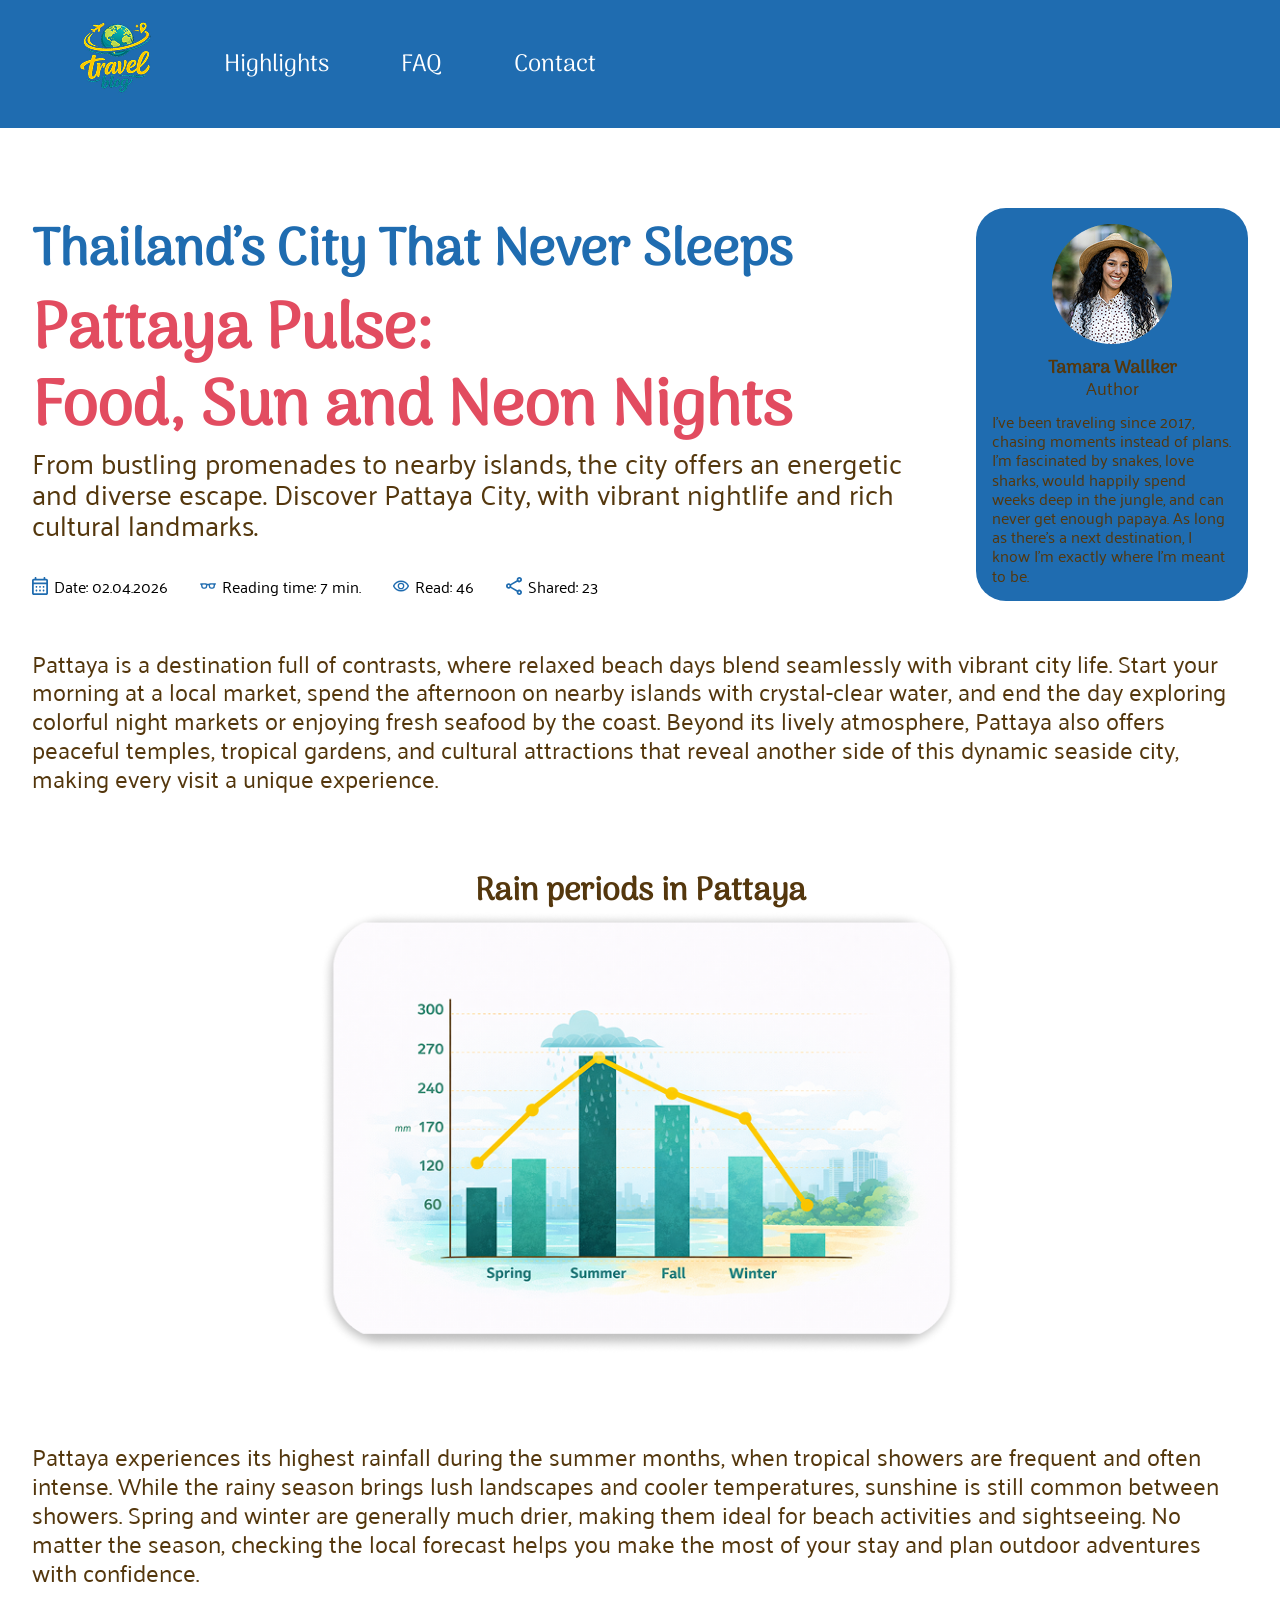
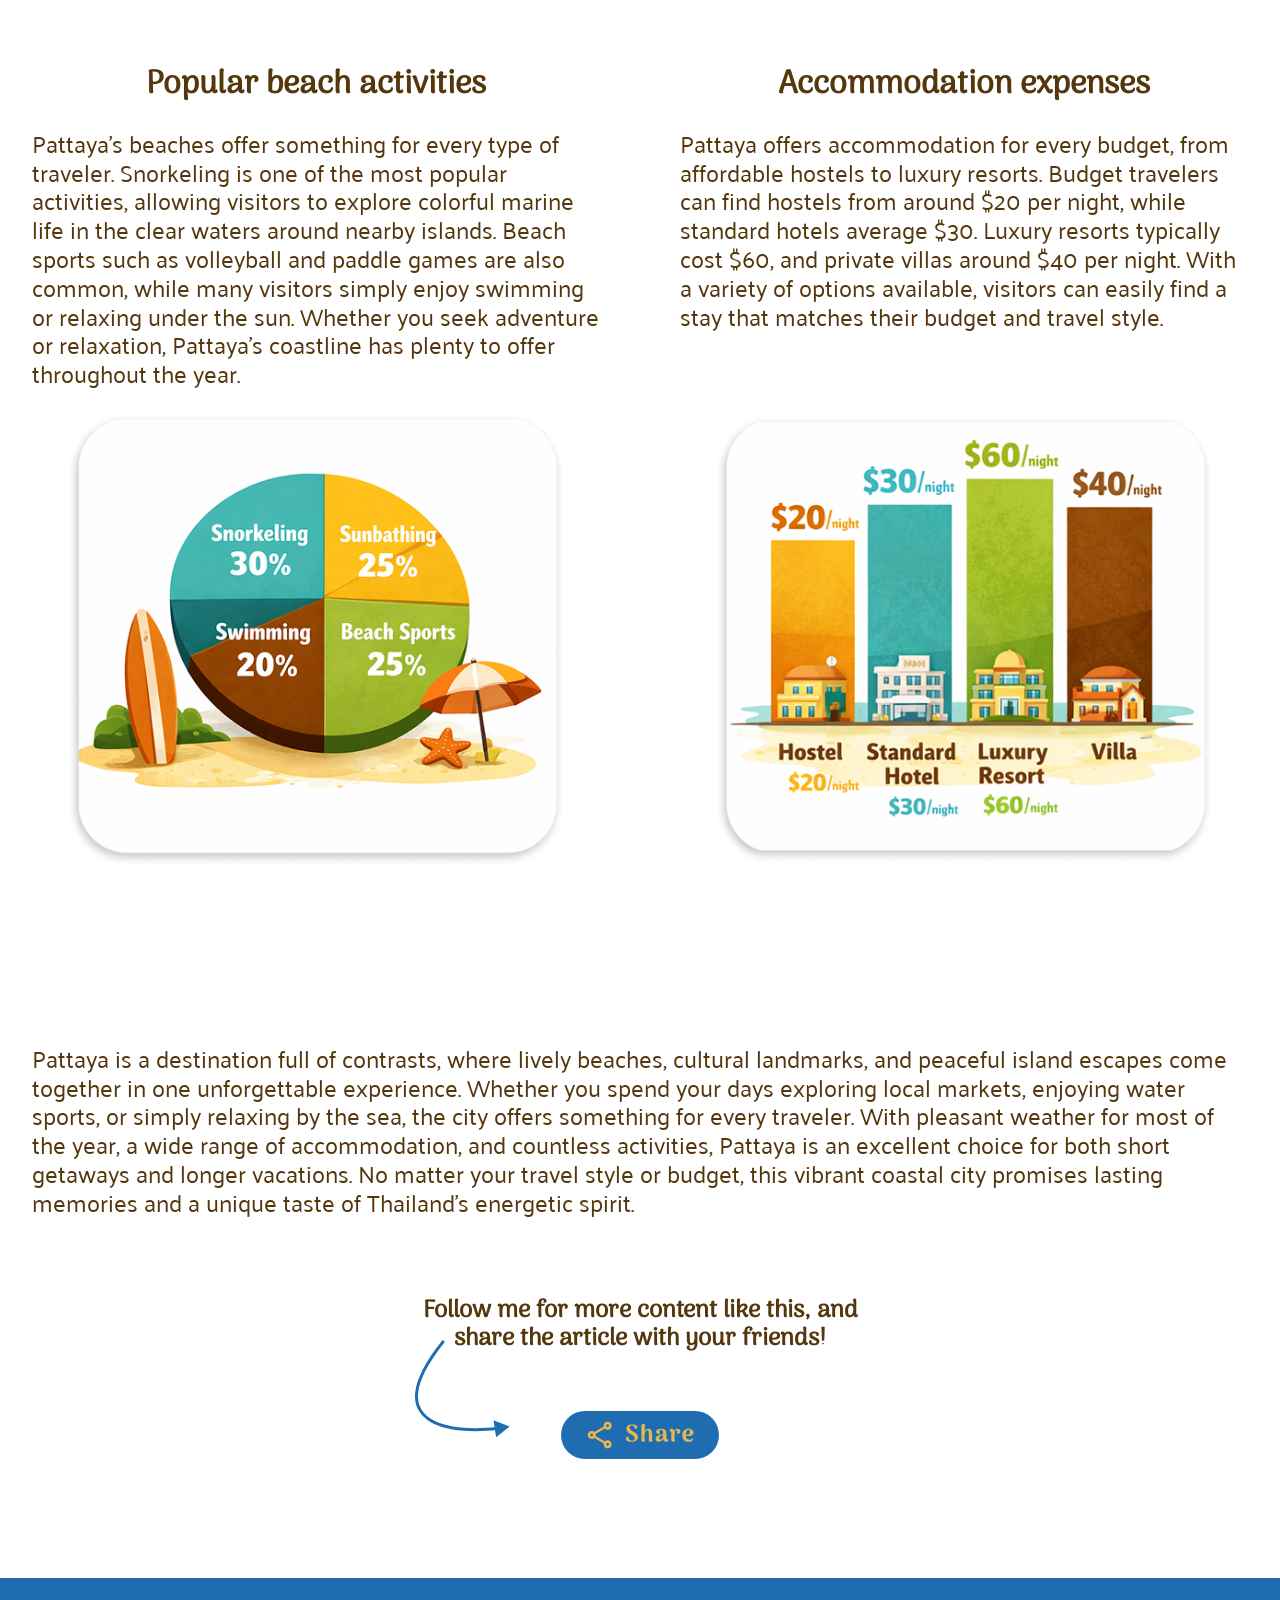
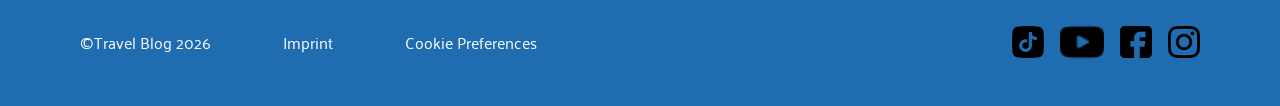
<file: Graph/graph.html>
<!DOCTYPE html>
<html lang="en">

<head>
    <meta charset="UTF-8">
    <meta name="viewport" content="width=device-width, initial-scale=1.0">
    <title>Graph</title>

    <link rel="stylesheet" href="./graph.css">
    <link rel="stylesheet" href="../style.css">


</head>

<body>
    <header class="header">
        <div class="header-content">
            <a href="../index.html">
                <img src="../img/logo.png" alt="logo" class="header-logo">
            </a>
            <nav>
                <ul>
                    <li><a href="../index.html">
                        <img src="../img/Home.svg" alt="home-icon" class="header-home-button">
                        </a></li>
                    <li><a href="#slider-link">
                        <img src="../img/landing-page_rocket.svg" alt="rocket_icon">
                        <span>Highlights</span>
                        </a></li>
                    <li><a href="#FAQ-link">
                        <img src="../img/live_help.svg" alt="FAQ-img">
                        <span>FAQ</span>
                    </a></li>
                    <li><a href="#contact-link">
                        <img src="../img/person_pin.svg" alt="contact-img">
                        <span>Contact</span>
                    </a></li>
                </ul>
            </nav>
        </div>
    </header>

    <main>
        <section class="intro-section">
            <div class="intro-top">
                <div class="intro-left">
                    <h2>Thailand’s City That Never Sleeps</h2>
                    <h1>Pattaya Pulse: <br> Food, Sun and Neon Nights</h1>
                    <p>From bustling promenades to nearby islands, the city offers an energetic and diverse escape.
                        Discover
                        Pattaya City, with vibrant nightlife and rich cultural landmarks.</p>
                    <div class="intro-icons">
                        <div class="intro-icons-item">
                            <img src="../img/icon_calender.svg" alt="calender_icon">
                            <span>Date: 02.04.2026</span>
                        </div>
                        <div class="intro-icons-item">
                            <img src="../img/eyeglasses_2.svg" alt="glasses_icon">
                            <span>Reading time: 7 min.</span>
                        </div>
                        <div class="intro-icons-item">
                            <img src="../img/visibility.svg" alt="eye_icon">
                            <span>Read: 46</span>
                        </div>
                        <div class="intro-icons-item">
                            <img src="../img/share.svg" alt="share_icon">
                            <span>Shared: 23</span>
                        </div>
                    </div>
                </div>
                <div class="intro-right">
                    <img src="../img/picture_author.png" alt="picture_author">
                    <div class="author">
                        <p class="author-name">Tamara Wallker</p>
                        <p class="author-role">Author</p>
                    </div>
                    <p class="author-text">I’ve been traveling since 2017, chasing moments instead of plans. I’m
                        fascinated by snakes, love sharks, would happily spend weeks deep in the jungle, and can never
                        get enough papaya. As long as there’s a next destination, I know I’m exactly where I’m meant to
                        be.</p>
                </div>
            </div>
            <div class="intro-bottom">
                <p>Pattaya is a destination full of contrasts, where relaxed beach days blend seamlessly with vibrant
                    city life. Start your morning at a local market, spend the afternoon on nearby islands with
                    crystal-clear water, and end the day exploring colorful night markets or enjoying fresh seafood by
                    the coast. Beyond its lively atmosphere, Pattaya also offers peaceful temples, tropical gardens, and
                    cultural attractions that reveal another side of this dynamic seaside city, making every visit a
                    unique experience.
                </p>
            </div>

        </section>
        <section class="weather-section">
            <h3>Rain periods in Pattaya</h3>
            <img src="../img/graph_ Rain periods.png" alt="graph_rain_periods">
            <p>Pattaya experiences its highest rainfall during the summer months, when tropical showers are frequent and
                often intense. While the rainy season brings lush landscapes and cooler temperatures, sunshine is still
                common between showers. Spring and winter are generally much drier, making them ideal for beach
                activities and sightseeing. No matter the season, checking the local forecast helps you make the most of
                your stay and plan outdoor adventures with confidence. </p>
        </section>

        <section class="informations-section">
            <div class="informations-section-top">
                <div class="informations-section-left">
                    <h3>Popular beach activities</h3>
                    <p>Pattaya’s beaches offer something for every type of traveler. Snorkeling is one of the most
                        popular activities, allowing visitors to explore colorful marine life in the clear waters around
                        nearby islands. Beach sports such as volleyball and paddle games are also common, while many
                        visitors simply enjoy swimming or relaxing under the sun. Whether you seek adventure or
                        relaxation, Pattaya’s coastline has plenty to offer throughout the year.</p>
                    <img src="../img/graph-pie-chart.png" alt="pie_chart">
                </div>
                <div class="informations-section-right">
                    <h3>Accommodation expenses</h3>
                    <p>Pattaya offers accommodation for every budget, from affordable hostels to luxury resorts. Budget
                        travelers can find hostels from around $20 per night, while standard hotels average $30. Luxury
                        resorts typically cost $60, and private villas around $40 per night. With a variety of options
                        available, visitors can easily find a stay that matches their budget and travel style.</p>
                    <img src="../img/Graph-bar-chart.png" alt="bar_chart">
                </div>
            </div>
            <div class="informations-section-bottom"></div>
            <p>
                Pattaya is a destination full of contrasts, where lively beaches, cultural landmarks, and peaceful
                island escapes come together in one unforgettable experience. Whether you spend your days exploring
                local markets, enjoying water sports, or simply relaxing by the sea, the city offers something for every
                traveler. With pleasant weather for most of the year, a wide range of accommodation, and countless
                activities, Pattaya is an excellent choice for both short getaways and longer vacations. No matter your
                travel style or budget, this vibrant coastal city promises lasting memories and a unique taste of
                Thailand’s energetic spirit.
            </p>

        </section>
        <section class="share-section">
            <p>Follow me for more content like this, and share the article with your friends!</p>
            <div class="share-button-area">
                <img class="share-arrow" src="../img/arrow.svg" alt="arrow">
                <button><img class="share-button" src="../img/Share button.svg" alt="share_button"></button>
            </div>

        </section>
    </main>

    <footer>
        <nav>
            <ul>
                <li>©Travel Blog 2026</li>
                <li><a href="">Imprint</a></li>
                <li><a href="">Cookie Preferences</a></li>
            </ul>
        </nav>

        <div class="socials">
            <img src="../img/tiktok2.png" alt="Tiktok-Logo" class="social-icon">
            <img class="yt-logo social-icon" src="../img/youtube.png" alt="YouTube-Logo">
            <img src="../img/facebook.png" alt="Facebook-Logo" class="social-icon">
            <img src="../img/Instagram.png" alt="Instagram-Logo" class="social-icon">
        </div>

    </footer>
</body>

</html>
</file>
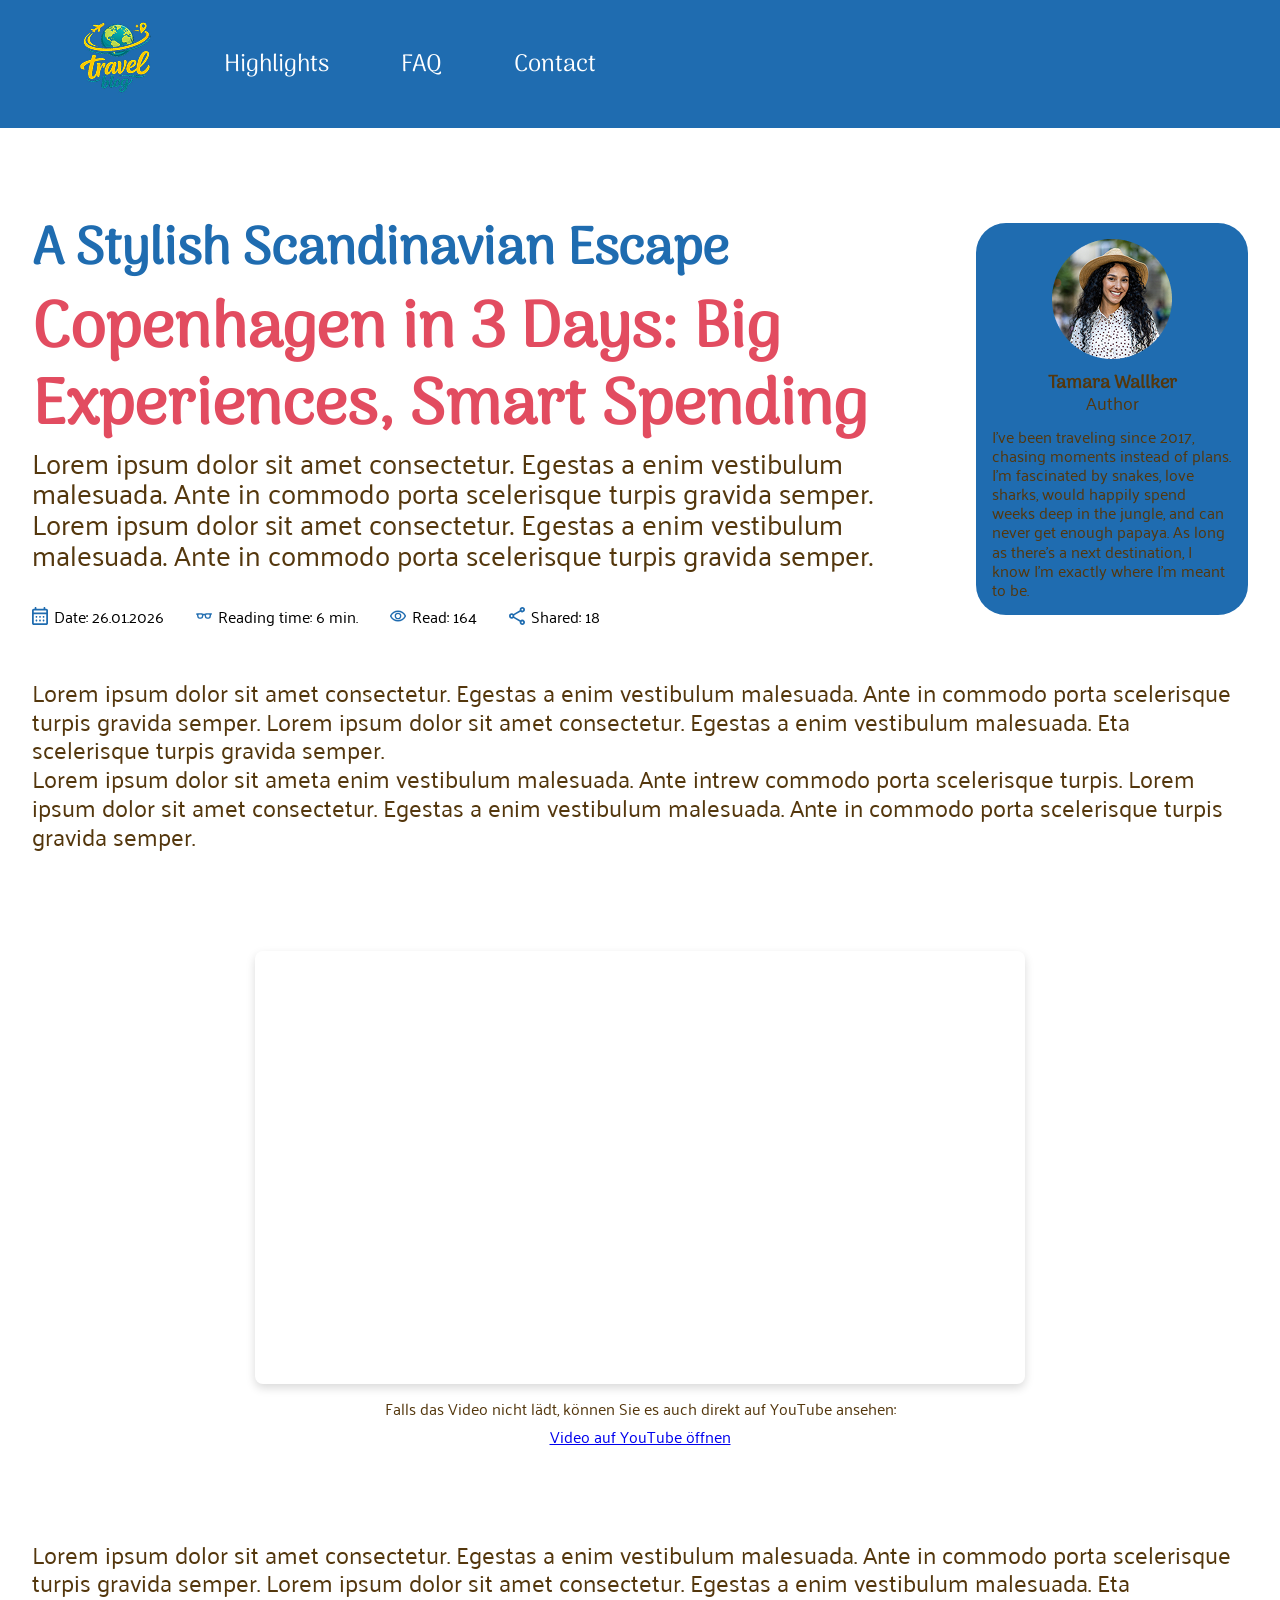
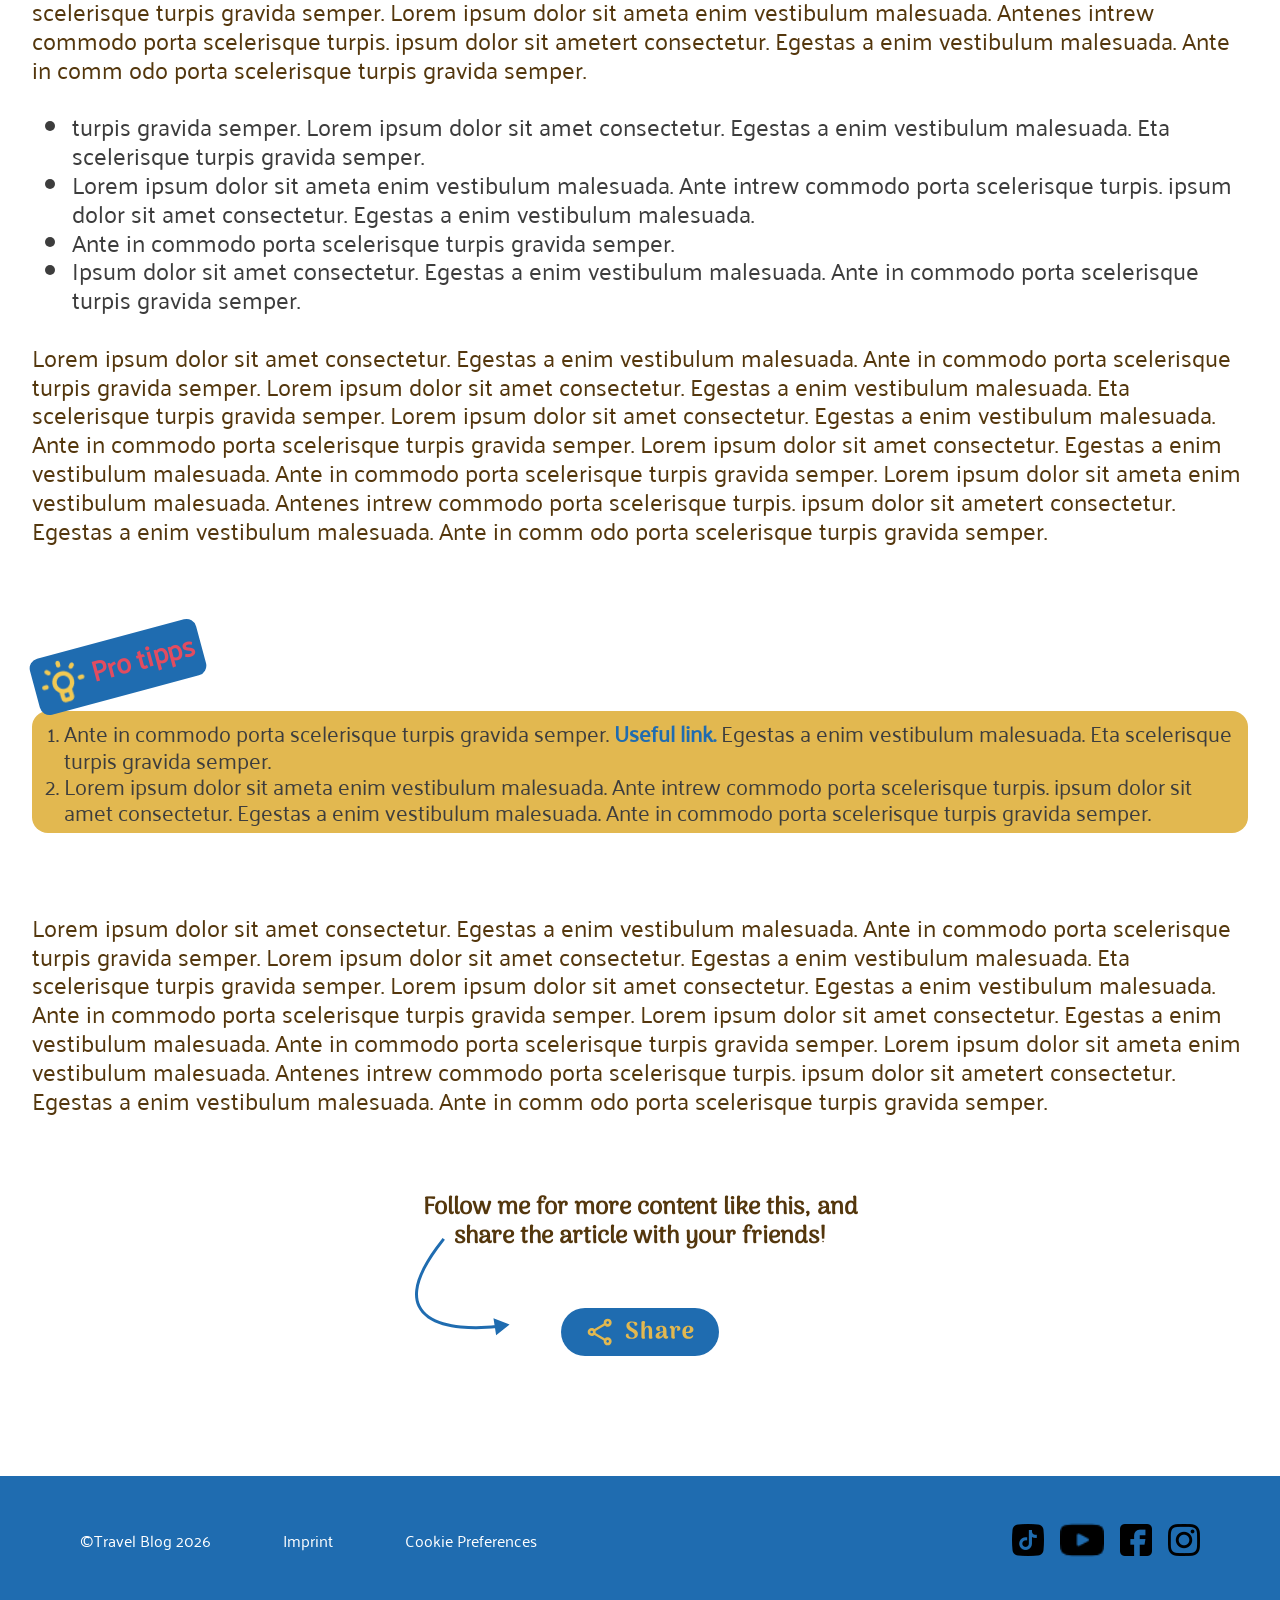
<file: Video/video.html>
<!DOCTYPE html>
<html lang="en">

<head>
    <meta charset="UTF-8">
    <meta name="viewport" content="width=device-width, initial-scale=1.0">
    <title>Video</title>
    <link rel="stylesheet" href="./video.css">
    <link rel="stylesheet" href="../style.css">
</head>

<body>
    <header class="header">
        <div class="header-content">
            <a href="../index.html">
                <img src="../img/logo.png" alt="logo" class="header-logo">
            </a>
            <nav>
                <ul>
                    <li><a href="../index.html">
                        <img src="../img/Home.svg" alt="home-icon" class="header-home-button">
                        </a></li>
                    <li><a href="#slider-link">
                        <img src="../img/landing-page_rocket.svg" alt="rocket_icon">
                        <span>Highlights</span>
                        </a></li>
                    <li><a href="#FAQ-link">
                        <img src="../img/live_help.svg" alt="FAQ-img">
                        <span>FAQ</span>
                    </a></li>
                    <li><a href="#contact-link">
                        <img src="../img/person_pin.svg" alt="contact-img">
                        <span>Contact</span>
                    </a></li>
                </ul>
            </nav>
        </div>
    </header>

    <main>
        <section class="intro-section">
            <div class="intro-top">
                <div class="intro-left">
                    <h2>A Stylish Scandinavian Escape</h2>
                    <h1>Copenhagen in 3 Days: Big Experiences, Smart Spending</h1>
                    <p>Lorem ipsum dolor sit amet consectetur.
                        Egestas a enim vestibulum malesuada.
                        Ante in commodo porta scelerisque turpis gravida semper.
                        Lorem ipsum dolor sit amet consectetur.
                        Egestas a enim vestibulum malesuada.
                        Ante in commodo porta scelerisque turpis gravida semper. </p>
                    <div class="intro-icons">
                        <div class="intro-icons-item">
                            <img src="../img/icon_calender.svg" alt="calender_icon">
                            <span>Date: 26.01.2026</span>
                        </div>
                        <div class="intro-icons-item">
                            <img src="../img/eyeglasses_2.svg" alt="glasses_icon">
                            <span>Reading time: 6 min.</span>
                        </div>
                        <div class="intro-icons-item">
                            <img src="../img/visibility.svg" alt="eye_icon">
                            <span>Read: 164</span>
                        </div>
                        <div class="intro-icons-item">
                            <img src="../img/share.svg" alt="share_icon">
                            <span>Shared: 18</span>
                        </div>
                    </div>
                </div>
                <div class="intro-right">
                    <img src="../img/picture_author.png" alt="picture_author">
                    <div class="author">
                        <p class="author-name">Tamara Wallker</p>
                        <p class="author-role">Author</p>
                    </div>
                    <p class="author-text">I’ve been traveling since 2017, chasing moments instead of plans. I’m
                        fascinated by snakes, love sharks, would happily spend weeks deep in the jungle, and can never
                        get enough papaya. As long as there’s a next destination, I know I’m exactly where I’m meant to
                        be.</p>
                </div>
            </div>
            <div class="intro-bottom">
                <p> Lorem ipsum dolor sit amet consectetur. Egestas a enim vestibulum malesuada. Ante in commodo porta
                    scelerisque turpis gravida semper.
                    Lorem ipsum dolor sit amet consectetur. Egestas a enim vestibulum malesuada. Eta scelerisque turpis
                    gravida semper.
                    <br>
                    Lorem ipsum dolor sit ameta enim vestibulum malesuada. Ante intrew commodo porta scelerisque turpis.
                    Lorem ipsum dolor sit amet consectetur. Egestas a enim vestibulum malesuada. Ante in commodo porta
                    scelerisque turpis gravida semper.
                </p>
            </div>
        </section>

        <!-- 1. Bereich: Nur das Video (auf max. 800px begrenzt) -->
        <section class="video-container">
            <!-- WICHTIG: Klasse "responsive-video" hinzugefügt für das CSS-Styling -->
            <iframe class="responsive-video" src="https://www.youtube.com/embed/-i2x5jC_Nk4?si=j22cPwWmC11ouTXm"
                title="YouTube video player" frameborder="0"
                allow="accelerometer; autoplay; clipboard-write; encrypted-media; gyroscope; picture-in-picture; web-share"
                referrerpolicy="strict-origin-when-cross-origin" allowfullscreen></iframe>
        </section>

        <!-- 2. Bereich: Der Link direkt unter dem Video (zentriert) -->
        <section class="video-link-text">
            <p>Falls das Video nicht lädt, können Sie es auch direkt auf YouTube ansehen:</p>
            <a href="https://www.youtube.com/watch?v=-i2x5jC_Nk4" target="_blank" rel="noopener">Video auf YouTube
                öffnen</a>
        </section>

        <!-- 3. Bereich: Fließtext -->
        <section class="video-text">
            <p> Lorem ipsum dolor sit amet consectetur. Egestas a enim vestibulum malesuada. Ante in commodo porta
                scelerisque turpis gravida semper. Lorem ipsum dolor sit amet consectetur. Egestas a enim vestibulum
                malesuada. Eta scelerisque turpis gravida semper. Lorem ipsum dolor sit ameta enim vestibulum
                malesuada. Antenes intrew commodo porta scelerisque turpis. ipsum dolor sit ametert consectetur.
                Egestas a enim vestibulum malesuada. Ante in comm odo porta scelerisque turpis gravida semper. </p>
            <br>
            <ul>
                <li>turpis gravida semper. Lorem ipsum dolor sit amet consectetur. Egestas a enim vestibulum
                    malesuada. Eta scelerisque turpis gravida semper. </li>
                <li>Lorem ipsum dolor sit ameta enim vestibulum malesuada. Ante intrew commodo porta scelerisque
                    turpis. ipsum dolor sit amet consectetur. Egestas a enim vestibulum malesuada.</li>
                <li>Ante in commodo porta scelerisque turpis gravida semper.</li>
                <li>Ipsum dolor sit amet consectetur. Egestas a enim vestibulum malesuada. Ante in commodo porta
                    scelerisque turpis gravida semper. </li>
            </ul>
            <br>
            <p> Lorem ipsum dolor sit amet consectetur. Egestas a enim vestibulum malesuada. Ante in commodo porta
                scelerisque turpis gravida semper. Lorem ipsum dolor sit amet consectetur. Egestas a enim vestibulum
                malesuada. Eta scelerisque turpis gravida semper. Lorem ipsum dolor sit amet consectetur.
                Egestas a enim vestibulum malesuada. Ante in commodo porta scelerisque turpis gravida semper. Lorem
                ipsum dolor sit amet consectetur. Egestas a enim vestibulum malesuada. Ante in commodo porta scelerisque
                turpis gravida semper. Lorem ipsum dolor sit ameta enim vestibulum malesuada. Antenes intrew commodo
                porta scelerisque turpis. ipsum dolor sit ametert consectetur. Egestas a enim vestibulum malesuada. Ante
                in comm odo porta scelerisque turpis gravida semper. </p><br>
        </section>


        <section class="pro-tipps-section">
            <aside class="pro-tipp-frame">
                <img class="pro-tipps-section-lightbulb" src="../img/pro-tipp-lightbulb.png" alt="Lightbulb">
                Pro tipps
            </aside>

            <div class="pro-tipps-section-box">
                <p>
                <ol>
                    <li>Ante in commodo porta scelerisque turpis gravida semper. <a
                            class="pro-tipps-section-link">Useful link.</a> Egestas a enim vestibulum malesuada. Eta
                        scelerisque turpis gravida semper. </li>
                    <li>Lorem ipsum dolor sit ameta enim vestibulum malesuada. Ante intrew commodo porta scelerisque
                        turpis. ipsum dolor sit amet consectetur. Egestas a enim vestibulum malesuada. Ante in
                        commodo porta scelerisque turpis gravida semper. </li>
                </ol>
                </p>
            </div>
        </section>

        <section class="video-text">
            <p>
                Lorem ipsum dolor sit amet consectetur. Egestas a enim vestibulum malesuada. Ante in commodo porta
                scelerisque turpis gravida semper. Lorem ipsum dolor sit amet consectetur. Egestas a enim vestibulum
                malesuada. Eta scelerisque turpis gravida semper. Lorem ipsum dolor sit amet consectetur.
                Egestas a enim vestibulum malesuada. Ante in commodo porta scelerisque turpis gravida semper. Lorem
                ipsum dolor sit amet consectetur. Egestas a enim vestibulum malesuada. Ante in commodo porta
                scelerisque turpis gravida semper. Lorem ipsum dolor sit ameta enim vestibulum malesuada. Antenes
                intrew commodo porta scelerisque turpis. ipsum dolor sit ametert consectetur. Egestas a enim
                vestibulum malesuada. Ante in comm odo porta scelerisque turpis gravida semper.
            </p>
        </section>

        <section class="share-section">
            <p>Follow me for more content like this, and share the article with your friends!</p>
            <div class="share-button-area">
                <img class="share-arrow" src="../img/arrow.svg" alt="arrow">
                <button><img class="share-button" src="../img/Share button.svg" alt="share_button"></button>
            </div>

        </section>

    </main>


    <footer>
        <nav>
            <ul>
                <li>©Travel Blog 2026</li>
                <li><a href="">Imprint</a></li>
                <li><a href="">Cookie Preferences</a></li>
            </ul>
        </nav>

        <div class="socials">
            <img src="../img/tiktok2.png" alt="Tiktok-Logo" class="social-icon">
            <img class="yt-logo social-icon" src="../img/youtube.png" alt="YouTube-Logo">
            <img src="../img/facebook.png" alt="Facebook-Logo" class="social-icon">
            <img src="../img/Instagram.png" alt="Instagram-Logo" class="social-icon">
        </div>

    </footer>

</body>

</html>
</file>
<file: Graph/graph.css>
/**General**/
* {
    margin: 0;
}

main {
    width: 100%;
    max-width: 1440px;
    margin: 0 auto;

    font-family: var(--texts);
    padding: 80px 32px;
}

/**Intro-Top**/
.intro-top {
    display: flex;
    justify-content: space-between;
    align-items: center;
    gap: 40px;
    padding-bottom: 48px;
}

/**Intro-Top-Left**/
.intro-left {
    max-width: 900px;
    gap: 8px;
}

.intro-left p {
    font-size: 28px;
    line-height: 1.1;
    padding-bottom: 32px;
}

.intro-icons {
    display: flex;
    align-items: center;
    font-size: 16px;
    gap: 32px;
}

.intro-icons-item {
    display: flex;
    align-items: center;
    gap: 6px;
}

.intro-icons-item>img {
    color: var(--primary-color);
    height: 18px;
    width: 16px;
}

/**Intro-Top-Right**/
.intro-right {
    display: flex;
    flex-direction: column;
    align-items: center;
    justify-content: center;
    ;

    width: 272px;

    padding: 16px;
    gap: 16px;

    background-color: var(--primary-color);
    border-radius: 30px;
}

.author {
    text-align: center;
    line-height: 1;
}

.author-name {
    font-size: 18px;
    font-weight: bold;
    font-family: var(--headlines);
}

.author-role {
    font-size: 18px;
}

.author-text {
    line-height: 1.2;
}

/**Intro-Bottom**/

.intro-bottom {
    font-size: 24px;
    line-height: 1.2;
}

/**Weather-Section**/
.weather-section {
    display: flex;
    flex-direction: column;
    align-items: center;

    padding-top: 80px;
}

.weather-section img {
    width: 100%;
    max-width: 640px;
    height: auto;
}

.weather-section p {
    line-height: 1.2;
    padding-top: 88px;
    font-size: 24px;
}

/**informations-section**/
.informations-section {
    display: flex;
    flex-direction: column;

    padding-top: 80px;
    gap: 88px;

    font-size: 24px;
    line-height: 1.2;
}

.informations-section-top {
    display: flex;
    gap: 80px;
}

.informations-section-top p {
    min-height: 140px;
}

.informations-section-left,
.informations-section-right {
    display: flex;
    flex-direction: column;
    align-items: center;
    flex: 1;
    gap: 24px;
}

.informations-section-left img,
.informations-section-right img {
    width: 100%;
    max-width: 500px;
    height: auto;
    margin-top: auto;
}

/**share-section**/
.share-section {
    width: 100%;

    display: flex;
    flex-direction: column;
    align-items: center;
    justify-self: center;
    text-align: center;

    padding-top: 80px;
}

.share-section p {
    max-width: 493px;
    font-family: var(--headlines);
    line-height: 1.2;
    margin: 0 0 24px;
    font-size: 24px;
    font-weight: bold;
}

.share-button-area {
    position: relative;
    width: 360px;
    height: 120px;

    display: flex;
    justify-content: center;
    align-items: center;
}

.share-arrow {
    position: absolute;
    bottom: 60px;
    right: 310px;
}

button {
    all: unset;
    cursor: pointer; 
}

/**Responsivnes**/

@media (max-width: 1279px) {
    main {
        padding: 64px 24px;
    }

    .intro-top {
        flex-wrap: wrap;
    }

    .intro-left {

        min-width: 300px;

    }

    .intro-left p {
        font-size: 18px;
        /* Vorher 28px - kompakter für kleinere Bildschirme */
        line-height: 1.4;
        flex-wrap: wrap;
        /* Damit der Text nicht aus dem Bildschirm läuft */
    }
    .intro-right {
        width: 100%;
        max-width: 1080px;
        min-width: 272px;

        /* Damit die Box nicht zu groß wird */
        margin: 0 auto;
        /* Zentriert die Box auf kleineren Bildschirmen */
    }
    .informations-section {
        justify-content: center;
    }

    .informations-section-top h3{
        text-align: center;
    }
}

@media (max-width: 768px) {
    main {
        padding: 48px 16px;
    }

    header nav {
        max-width: 100vw;
        padding: 24px 0;
    }

    .intro-left p {
        font-size: 18px;
        /* Vorher 28px - kompakter für kleinere Bildschirme */
        line-height: 1.4;
        flex-wrap: wrap;
        /* Damit der Text nicht aus dem Bildschirm läuft */
    }

    .share-button-area {
        max-width: 100%;
    }

    .intro-right {
        max-width: 100%;
    }

    .intro-left {
        max-width: 100%;
        min-width: auto;
    }

    /**Intro-Top**/
    .intro-top {
        max-width: 100%;
    }

}

@media (max-width: 600px) {
    .informations-section-top {
        display: flex;
        flex-direction: column;
    }
}

@media (max-width: 480px) {
    main {
        padding: 32px 12px;
    }

    .share-arrow {
        left: 10px;
        width: 70px;
        height: auto;
    }

    .intro-left p {
        font-size: 18px;
        /* Vorher 28px - kompakter für kleinere Bildschirme */
        line-height: 1.1;
        flex-wrap: wrap;
        /* Damit der Text nicht aus dem Bildschirm läuft */
    }

    .intro-icons {
        display: flex;
        flex-direction: column;
        grid-template-columns: repeat(2, 1fr); /* Teilt den Platz in 2 gleich große Spalten */
        gap: 6px 8px; /* 16px Abstand nach unten, 20px nach rechts */
        justify-content: center;
        align-items: flex-start;
        max-width: 100%;
    }

    .intro-icons-item {
        display: flex;
        flex-direction: row; /* Icon und Text bleiben sauber nebeneinander */
        align-items: center;
        gap: 8px;
        font-size: 14px; /* Leicht kleinere Schrift, damit es perfekt passt */
        white-space: nowrap; /* Verhindert, dass Wörter wie "min." alleine in der Zeile stehen */
    }

    .intro-right {
        max-width: 80%;
    }

    .share-arrow {
        left: -15px;
        width: 70px;
        height: auto;
    }

    .share-button-area {
        max-width: 100%;
    }

    .informations-section {
        gap: 32px;
        padding-top: 32px;
    }

    .informations-section-top {
        gap: 20px;
    } 

    .weather-section p {
        padding-top: 32px;
        padding-bottom: 32px;
    }

    .share-button {
        all: unset;
        cursor: pointer; /* Optional: Zeigt wieder den Klick-Mauszeiger */
        }

    button {
        all: unset;
        cursor: pointer; 
        }
    }
</file>
<file: style.css>
:root {
    --primary-color: #1F6CB0;
    --secondary-color: #E2B850;
    --alternative-color: #E24C60;
    --texts: "Palanquin";
    --headlines: "Arima";
}

@font-face {
    font-display: swap;
    font-family: 'Arima';
    font-style: normal;
    font-weight: 400;
    src: url(fonts/Arima/Arima-VariableFont_wght.ttf) format('woff2');
}

@font-face {
    font-display: swap;
    font-family: 'Palanquin';
    font-style: normal;
    font-weight: 400;
    src: url(fonts/Arima/Palanquin/Palanquin-Regular.ttf) format('woff2');
}

/** General **/

* {
    margin: 0;
    box-sizing: border-box;
    scroll-behavior: smooth;
}

body {
    display: flex;
    flex-direction: column;
    min-height: 100vh;
}

header {
    background-color: var(--primary-color);

    font-family: var(--headlines);
    font-size: 24px;

    padding: 0px 80px;

}

.header-content {
    height: 128px;
    margin: 0 auto;
    display: flex;
    align-items: center;
}

.header-logo {
    height: 72px;
    width: 72px;
    object-fit: contain;
    /* Sorgt dafür, dass das Logo nicht verzerrt */
}

.header-home-button {
    display: none;
}


nav ul {
    display: flex;
    list-style-type: none;
    gap: 72px;
    justify-content: center;
    padding: 0;
}

nav ul a {
    color: white;
    text-decoration: none;
}

nav img {
    display: none;
}

main {
    flex: 1;
}

main p {
    color: #54370D;
}

footer {
    display: flex;
    justify-content: space-between;
    align-items: center;
    background-color: var(--primary-color);
    height: 128px;
    color: white;
    font-family: var(--texts);
    font-size: 16px;
    padding: 0px 80px;
}

footer a {
    color: white;
}

/** Headlines **/
h1 {
    color: var(--alternative-color);
    font-family: var(--headlines);
    font-size: 64px;
    font-weight: 700 bold;
    line-height: 1.2;
}

h2 {
    color: var(--primary-color);
    font-size: 52px;
    font-weight: 600;
    font-family: var(--headlines);
}

h3 {
    font-family: var(--headlines);
    font-size: 32px;
    line-height: 120%;
    font-weight: 600;
    color: #54370D;

    align-self: center;
}

/** Text **/

a:hover {
    text-decoration: underline;

}


/** Images **/
.socials {
    display: flex;
    align-items: center;
    gap: 16px;
}

.yt-logo {
    height: 44px;
    width: 44px;
    ;
}

/**MAIN**/
/**Hero-section**/
.hero {
    display: flex;
    width: 100%;
    position: relative;

    background-image: url(img/landing-page_hero\ photo.png);
    background-repeat: no-repeat;
    background-size: contain;
}

.hero-section-yellow {
    position: relative;
    width: 45%;
}

.hero-Vector {
    display: block;
    width: 100%;
    height: 100%;
    object-fit: fill;
}

.hero-section-text {
    position: absolute;
    top: 50%;
    left: 15%;
    transform: translateY(-50%);

    max-width: 280px;
    z-index: 2;
}

.hero-section-text>h3 {
    font-size: 60px;
}

.hero-section-text>p {
    font-family: var(--texts);
    font-size: 28px;
    font-weight: 500;
    line-height: 1.1;
}

.hero-section-circle {
    position: absolute;
    top: 55%;
    right: 0;
    transform: translateX(-35%);


    width: 160px;
    height: auto;

    z-index: 3;
}

/**Slider-Section**/
.slider-section {
    display: flex;
    flex-direction: column;
    align-items: center;
    text-align: center;

    padding-top: 80px;
    gap: 88px;
}

.slider-section-text {
    display: flex;
    flex-direction: column;
    align-items: center;

    gap: 24px;

    max-width: 979px;
}

.slider-section-text-headline {
    display: flex;
    align-items: center;

    gap: 8px;
}

.slider-section-text-headline {
    color: var(--primary-color);
}

.slider-section-text {
    font-size: 24px;
    font-family: var(--texts);
    line-height: 1.1;
}



/**Slider**/

.slider-landing_page {
    position: relative;

    background-color: black;

    max-width: 1200px;
    min-height: 533px;

    width: 100%;
    height: 100%;

    display: flex;
    justify-content: center;
    align-items: flex-end;

    overflow: hidden;

    border-top-right-radius: 100px;

    cursor: pointer;
}

.slider-landing_page input[type="radio"] {
    display: block;
    position: relative;
    z-index: 3;
}

.slider-landing_page_wrapper {
    z-index: 1;

    position: absolute;
    top: 0;
    left: 0;
    display: flex;

    width: 400%;
    height: 100%;

    transition: all 1s ease-in-out;
}

.slider-landing_page_element {
    width: 100%;
    height: 100%;

    padding: 16px 24px;

    background-size: cover;
    background-position: center;
    background-repeat: no-repeat;
}

.element_one {
    background-image: url("./img/carousel-5.jpg");
    background-repeat: no-repeat;
    background-size: cover;
}

.element_two {
    background-image: url("./img/copenhagen.jpg");
    background-repeat: no-repeat;
    background-size: cover;
}

.element_three {
    background-image: url("./img/pattaya.jpeg");
    background-repeat: no-repeat;
    background-size: cover;
}

.element_four {
    background-image: url("./img/mount_fuji.jpg");
    background-repeat: no-repeat;
    background-size: cover;
}

.slider-landing_page input[value="one"]:checked~.slider-landing_page_wrapper {
    transform: translatex(0%);
}

.slider-landing_page input[value="two"]:checked~.slider-landing_page_wrapper {
    transform: translatex(-25%);
}

.slider-landing_page input[value="three"]:checked~.slider-landing_page_wrapper {
    transform: translatex(-50%);
}

.slider-landing_page input[value="four"]:checked~.slider-landing_page_wrapper {
    transform: translatex(-75%);
}

.slider-landing_page_element_text {
    background-color: rgba(255, 255, 255, 0.1);
    max-width: 881px;


    padding: 16px 24px;

    gap: 8px;

    text-align: left;
}

.slider-landing_page_element_text h2 {
    font-family: var(--texts);
    font-weight: bold;
    color: white;
    line-height: 1;
}

.slider-landing_page_element_text p {
    font-family: var(--texts);
    font-size: 28px;
    color: white;
    line-height: 1.1;
}

.slider-link {
    display: block;
    flex: 0 0 25%;
    width: 25%;
    height: 100%;
    text-decoration: none;
}


/** FAQ **/

.FAQ-section {
    display: flex;
    flex-direction: column;
    gap: 32px;
    justify-content: center;
    align-items: center;
    padding-bottom: 120px;
    padding-top: 120px;
}

.FAQ {
    display: flex;
    align-items: center;
    justify-content: center;
    gap: 8px;
}

.FAQ h2 {
    height: fit-content;
}

.FAQ-questions {
    display: flex;
    flex-direction: column;
    align-items: center;

    width: 100%;

    gap: 32px;

    align-items: center;

    font-family: var(--texts);
}

.question-item {
    width: 100%;
    max-width: 1200px;

    background-color: var(--secondary-color);
    border-radius: 12px;
    overflow: hidden;
}

.questions {
    display: flex;
    align-items: center;
    justify-content: space-between;

    width: 100%;
    padding: 16px 14px;

    background-color: var(--secondary-color);
    border-radius: 0;
    background: none;

    cursor: pointer;
    list-style: none;
    text-align: left;

    font-weight: bold;
}

/* Standard-Pfeil des Browsers ausblenden */
.questions::-webkit-details-marker {
    display: none;
}

.questions::after {
    content: "⌄";
    transition: transform 0.3s;
}

.question-item[open] .questions::after {
    transform: rotate(180deg);
}

.questions-text {
    padding: 16px 24px;
    background-color: var(--secondary-color);

    background: none;
}

.questions-text p {
    margin: 0;
}

/** Contact **/

.contact-section {
    display: flex;
    flex-direction: column;
    gap: 56px;
    padding-bottom: 120px;
}

.contact {
    display: flex;
    flex-direction: column;
    align-items: center;
    text-align: center;
}

.contact-form {
    display: flex;
    flex-direction: column;
    gap: 16px;
    align-items: center;
}

.contact p {
    color: #54370D;
    font-size: 24px;
    font-family: var(--texts);
    font-weight: 600;
    line-height: 110%;
}

.contact-headline {
    display: flex;
    align-items: center;
    justify-content: center;
    gap: 8px;
}

.contact-form-send {
    display: flex;
    flex-direction: column;
    justify-content: center;
    align-items: center;
    gap: 32px;
}

.privacy-policy-check {
    display: flex;

    align-items: center;
    justify-content: center;
    width: 100%;
    gap: 8px;
    color: #54370D;
    font-size: 15px;
    font-weight: 400;
    font-family: var(--texts);
}

.privacy-policy-check a {
    color: var(--primary-color);
    text-decoration: none;
}


/** Input **/

input {
    border: none;
    border-bottom: 2px solid #54370D;
    outline: none;
    padding: 8px 0;

}

.input-p {
    font-size: 24px;
    font-weight: 500;
    line-height: 120%;
    font-family: var(--texts);
}

.contact-form-inputs {
    display: flex;
    flex-direction: column;

    gap: 64px;
    width: 100%;
    max-width: 1200px;
}

.contact-form-inputs-top {
    display: flex;
    gap: 50px;
}

.contact-form-inputs-top-left {
    display: flex;
    flex-direction: column;

    gap: 17px;
    flex: 1;
}

.contact-form-inputs-top-right {
    display: flex;
    flex: 1;
    flex-direction: column;

    gap: 17px;
}

.contact-form-inputs-bottom {
    display: flex;
    flex-direction: column;
    gap: 17px;
}

/** Buttons **/

.contact-form-send-button {
    width: 140px;
    height: 50px;
    border-radius: 40px;
    background-color: white;
    font-family: var(--headlines);
    font-size: 24px;
    font-weight: 700;
    color: #737373;
    border: 2px solid #737373;
}


@media (max-width: 1024px) {
    h1 {
        font-size: 52px;
        line-height: 1.1;
    }

    h2 {
        font-size: 40px;
        line-height: 1.1;
    }

    h3 {
        font-size: 30px;
        line-height: 1.2;
    }


    p {
        font-size: 20px;
        /* Leicht kleinere Schriftgröße für Tablets */
        line-height: 1.4;
        /* Etwas mehr Zeilenhöhe für bessere Lesbarkeit */
        justify-content: center;
        /* Zentriert den Text auf Tablets */
    }

    main {
        padding: 40px 20px;
        /* Weniger Abstand links/rechts, damit der Inhalt Platz hat */
        height: auto;
        /* Hebt die starre 100%-Höhe auf, falls der Text länger wird */
    }

    /* ==========================================
       HERO-SECTION VERKLEINERN (Tablet)
       ========================================== */
    .hero-section-text {
        max-width: 220px;
        /* Schmaler, damit es im Vektor bleibt */
        left: 10%;
        /* Leicht nach links gerückt für mehr Platz */
    }

    .hero-section-text>h3 {
        font-size: 48px;
        /* Von 60px herunterskaliert */
    }

    .hero-section-text>p {
        font-size: 24px;
        /* Von 28px herunterskaliert */
        line-height: 1.2;
    }

    .hero-section-circle {
        width: 120px;
        /* Skaliert den dekorativen Kreis mit */
        height: auto;
        transform: translateX(-25%);
    }

    .slider-section-text {
        font-size: 20px;
        /* Leicht kleinere Schriftgröße für Tablets */
        justify-content: center;
        /* Zentriert den Text auf Tablets */
    }

    .slider-Landing_page {

        justify-content: center;
        /* Zentriert den Text auf Tablets */
    }

    .FAQ {
        font-size: 48px;
        /* Leicht kleinere Überschrift für Tablets */
    }
}



@media (max-width: 768px) {

    h1 {
        font-size: 42px;
        line-height: 1.1;
    }

    h2 {
        font-size: 34px;
        line-height: 1.2;
    }

    h3 {
        font-size: 24px;
        line-height: 1.2;
    }

    p {
        font-size: 18px;
    }

    .header-content span {
        font-size: 20px;
    }

    main {
        padding: 40px 20px;
        /* Weniger Abstand links/rechts, damit der Inhalt Platz hat */
        height: auto;
        /* Hebt die starre 100%-Höhe auf, falls der Text länger wird */
    }

    /* ==========================================
       HERO-SECTION OPTIMIERUNG
       ========================================== */
    .hero {
        display: block;
        /* Stellt sicher, dass die Sektion auf Handys korrekt angezeigt wird */
        position: relative;
        background-size: cover;
        /* Füllt jetzt den gesamten rechten Bereich aus (kein weißer Rand mehr!) */
        background-position: center 70%;
        /* Richtet das Foto optimal aus */
        height: 335px;
        /* Gibt der Sektion eine stabile Höhe auf Handys */
    }

    .hero-section-yellow {
        width: 55%;
        display: flex;
        align-items: center;
        /* Zentriert den Inhalt vertikal im gelben Bereich */
    }

    .hero-Vector {
        object-fit: cover;
        /* Verhindert, dass sich die gelbe Grafik verzerrt */
        height: 100%;
        /* Stellt sicher, dass das Bild die volle Höhe des Containers einnimmt */
    }

    .hero-section-text {
        max-width: 180px;
        left: 10%;
        transform: translateY(-50%);
    }

    .hero-section-text>h3 {
        font-size: 36px;
        /* Sauber lesbar */
        margin-bottom: 8px;
    }

    .hero-section-text>p {
        font-size: 18px;
        line-height: 1.5;
    }

    .hero-section-circle {
        width: 150px;
        transform: translateX(-20%);
        transform: translateY(-30%);
    }

    .header-content {

        justify-content: center;

    }

    footer {
        flex-direction: column;

        height: auto;

        padding: 40px 20px;

        gap: 24px;
    }

    footer li {
        color: white;
    }



    .social-icon {
        width: 18px;
        /* Einheitliche Größe für alle 3 Icons */
        height: 18px;
        object-fit: contain;
    }

    .contact-form {
        justify-content: center;
    }

    .contact-form-inputs {
        width: 100% !important;
        /* Hebt die 1200px auf */
        max-width: 100%;
        gap: 32px;
        /* Verringert den riesigen Abstand zwischen Elementen */
    }

    .input-top {
        width: 100% !important;
        /* Hebt die 575px auf */
        max-width: 575px;
    }

    /* Die obere Reihe (Name / Email) bricht untereinander um */
    .contact-form-inputs-top {
        flex-direction: column;
        gap: 32px;
        width: 100%;
    }

    /* Die linken und rechten Spalten nutzen jetzt 100% statt 600px */
    .contact-form-inputs-top-left,
    .contact-form-inputs-top-right,
    .contact-form-inputs-bottom {
        width: 100% !important;
        display: flex;
        flex-direction: column;
        align-items: center;
        gap: 12px;
    }

    .input-bottom {
        width: 100% !important;
        /* Zwingt die lange Linie, sich dem Bildschirm anzupassen */
        max-width: 575px;
        /* Optional: Begrenzung, damit es nicht zu lang wird */
    }
}


@media (max-width: 480px) {


    h1 {
        font-size: 36px;
    }

    h2 {
        font-size: 30px;
    }

    h3 {
        font-size: 20px;
    }

    p {
        font-size: 16px;
    }

    .header {
        height: 70px;
    }

    .header-logo {
        width: 56px;
        height: auto;
        align-items: center;
        justify-content: center;
    }

    .header-content>a {
        display: flex;
        align-items: center;
        justify-content: center;
    }

    .header nav {
        position: fixed;
        bottom: 0;
        left: 0;
        width: 100%;
        height: 70px;

        padding: 24px 25px;

        background-color: var(--primary-color);
        z-index: 1000;
    }

    .header-content {
        width: 100%;
        height: 100%;

        display: flex;
        justify-content: center;
        align-items: center;
    }

    .header-home-button {
        display: block;
        width: 30px;
    }

    nav span {
        display: none;
    }

    nav img {
        display: block;
        width: 30px;
    }

    .header nav {
        width: 100%;
        padding: 24px 0;
    }

    .header nav ul {
        width: 100%;
        padding: 0;

        display: flex;
        justify-content: space-around;
        align-items: center;

        gap: 0;
    }

    .hero {
        position: relative;
        display: block;

        height: 550px;

        background-size: cover;
        background-position: 63% center;
        background-repeat: no-repeat;
    }

    .hero-section-text {
        display: none;
    }

    .hero-section-circle {
        transform: translateX(5%);
        transform: translateY(-45%);
        width: 150px;
    }

    .hero-section-yellow {
        position: relative;
        width: 55%;
        height: 330px;
        overflow: hidden;
    }

    .hero-Vector {
        position: absolute;
        top: 0;
        right: 0;

        width: auto;
        height: 85%;
        max-width: none;
    }

    body {
        padding-bottom: 70px;
    }

    .slider-section-text-headline>img {
        width: 40px;
    }

    .slider-landing_page_element_text>h2 {
        font-size: 28px;
    }

    .slider-landing_page_element_text>p {
        font-size: 20px;
    }

    .FAQ>img {
        width: 40px;
    }

    .questions {
        font-size: 16px;
    }

    .contact-headline>img {
        width: 40px;
    }

    .contact>p {
        display: none;
    }

    .privacy-policy-check {
        font-size: 15px;
        line-height: 1.2;
    }

    footer {
        display: flex;
        flex-direction: row;
        justify-content: space-between;
        align-items: flex-end;
        justify-content: center;

    }

    footer nav ul {
        display: flex;
        flex-direction: column-reverse;
        padding-left: 0px;
        gap: 0px;
        align-items: flex-start;
        justify-content: flex-start;
    }

    .socials {
        display: flex;
        align-items: center;
    }

    .social-icon {
        object-fit: contain;
        width: 20px;
        height: auto;
    }

}
</file>
<file: Video/video.css>
/** General **/

* {
    margin: 0;
}


main {
    height: 100%;
    font-family: var(--texts);
    padding: 80px 32px;
}

h3 {
    font-family: var(--headlines);
    font-size: 32px;
}

h2 {
    color: var(--primary-color);
    font-size: 40px;
    font-weight: 600;
}

h1 {
    color: var(--alternative-color);
    font-family: var(--headlines);
    font-size: 64px;
    font-weight: 700 bold;
    line-height: 1.2;
}


/**Intro-Top**/
.intro-top {
    display: flex;
    justify-content: space-between;
    align-items: center;
    gap: 40px;
    padding-bottom: 48px;
}

/**Intro-Top-Left**/
.intro-left {
    max-width: 900px;
    gap: 8px;
}

.intro-left p {
    font-size: 28px;
    line-height: 1.1;
    padding-bottom: 32px;
}

.intro-icons {
    display: flex;
    align-items: center;
    font-size: 16px;
    gap: 32px;
}

.intro-icons-item {
    display: flex;
    align-items: center;
    gap: 6px;
}

.intro-icons-item>img {
    color: var(--primary-color);
    height: 18px;
    width: 16px;
}

/**Intro-Top-Right**/
.intro-right {
    display: flex;
    flex-direction: column;
    align-items: center;
    justify-content: center;
    ;

    width: 272px;

    padding: 16px;
    gap: 16px;

    background-color: var(--primary-color);
    border-radius: 30px;
}

.author {
    text-align: center;
    line-height: 1;
}

.author-name {
    font-size: 18px;
    font-weight: bold;
    font-family: var(--headlines);
}

.author-role {
    font-size: 18px;
}

.author-text {
    line-height: 1.2;
}

/**Intro-Bottom**/

.intro-bottom {
    font-size: 24px;
    line-height: 1.2;
}

/* Video Container (Kompakt) */
.video-container {
    max-width: 800px;
    /* Das Video bleibt kompakt und scharf */
    width: 100%;
    margin: 20px auto 10px auto;
    /* Zentriert das Video auf der Seite */
    padding: 0 15px;
    padding-top: 80px;
}

.responsive-video {
    width: 100%;
    aspect-ratio: 16 / 9;
    border: none;
    border-radius: 8px;
    box-shadow: 0 4px 10px rgba(0, 0, 0, 0.15);
    display: block;
}

/* Youtube link */
.video-link-text {
    text-align: center;
    /* Zentriert den YouTube-Alternativlink */
    margin-bottom: 10px;
    font-family: var(--texts);
}

/* NEU: Text (Breiter angelegt) */

/* Styling für die  Liste im Textbereich */
.text-content-wide ul {
    margin-left: 20px;
    /* Schiebt die Zahlen etwas ein, damit es sauber aussieht */
    margin-top: 15px;
}

.text-content-wide li {
    margin-bottom: 10px;
    /* Abstand zwischen den einzelnen Listenpunkten */
}



/** Video-Texts **/

.video-text {
    display: flex;
    flex-direction: column;
    font-size: 24px;
    font-weight: 400;
    line-height: 120%;
    padding-top: 80px;
    color: #3D3D3D;
}


/** Pro Tipps **/

.pro-tipps-section {
    display: flex;
    position: relative;
    flex-direction: column;
    justify-self: center;
    margin-top: 80px;
    font-size: 22px;
    font-weight: 400;
    line-height: 120%;
    color: #3D3D3D;
}


.pro-tipps-section-box ol {
    background-color: var(--secondary-color);
    padding-left: 32px;
    padding-right: 8px;
    padding-top: 8px;
    padding-bottom: 8px;
    border-radius: 16px;
}

.pro-tipps-section-link {
    color: var(--primary-color);
    font-weight: bold;
}

.pro-tipps-section-lightbulb {
    transform: rotate(12deg);
}

.pro-tipp-frame {
    display: flex;
    width: fit-content;
    transform: rotate(-15deg);
    gap: 8px;
    padding: 8px;
    border-radius: 10px;
    background-color: var(--primary-color);
    color: var(--alternative-color);
    font-size: 28px;
    font-weight: bold;
    line-height: 120%;
    text-align: center;
    position: relative;
    bottom: 15px;
}

/**share-section**/
.share-section {
    width: 100%;
    max-width: 1440px;
    margin: 0 auto;

    display: flex;
    flex-direction: column;
    align-items: center;
    justify-self: center;
    text-align: center;

    padding-top: 80px;
}

.share-section p {
    max-width: 493px;
    font-family: var(--headlines);
    font-size: 24px;
    line-height: 1.2;
    margin: 0 0 24px;
    font-weight: bold;
}

.share-button-area {
    position: relative;
    width: 360px;
    height: 120px;

    display: flex;
    justify-content: center;
    align-items: center;
}

.share-arrow {
    position: absolute;
    bottom: 60px;
    right: 310px;
}

button {
    all: unset;
    cursor: pointer; 
}

/**Intro-Top-Left**/

@media (max-width: 1279px) {


    main {
        padding: 64px 24px;
    }

    .intro-top {
        flex-wrap: wrap;
    }

    .intro-left {

        min-width: 300px;

    }

    .intro-left p {
        font-size: 18px;
        /* Vorher 28px - kompakter für kleinere Bildschirme */
        line-height: 1.4;
        flex-wrap: wrap;
        /* Damit der Text nicht aus dem Bildschirm läuft */
    }

    .intro-right {
        width: 100%;
        max-width: 1080px;
        min-width: 272px;

        /* Damit die Box nicht zu groß wird */
        margin: 0 auto;
        /* Zentriert die Box auf kleineren Bildschirmen */
    }

       
}


@media (max-width: 1024px) {

    /* 1. MAIN ANPASSEN */
    main {
        padding: 40px 20px;
        /* Weniger Abstand links/rechts, damit der Inhalt Platz hat */
        height: auto;
        /* Hebt die starre 100%-Höhe auf, falls der Text länger wird */
    }

    .intro-top {
        flex-wrap: wrap;
    }

    .intro-left {

        min-width: 300px;

    }

     .intro-left p {
        font-size: 18px;
        /* Vorher 28px - kompakter für kleinere Bildschirme */
        line-height: 1.4;
        flex-wrap: wrap;
        /* Damit der Text nicht aus dem Bildschirm läuft */
    }

    .intro-right {
        width: 100%;
        max-width: 1080px;
        min-width: 272px;

        /* Damit die Box nicht zu groß wird */
        margin: 0 auto;
        /* Zentriert die Box auf kleineren Bildschirmen */

    }

    /** Schriftgröße **/
    .video-text {

        font-size: 24px;


    } }


    @media (max-width: 768px) {

        main {
            padding: 48px 16px;
        }

        header nav {
            max-width: 100vw;
            padding: 24px 0;
        }

        .intro-left p {
            font-size: 18px;
            /* Vorher 28px - kompakter für kleinere Bildschirme */
            line-height: 1.4;
            flex-wrap: wrap;
            /* Damit der Text nicht aus dem Bildschirm läuft */
        }

        .share-button-area {
            max-width: 100%;
        }

        .intro-right {
            max-width: 100%;
        }

        .intro-left {
            max-width: 100%;
            min-width: auto;
        }

        /**Intro-Top**/
        .intro-top {
            max-width: 100%;
        }


        /* 2. ÜBERSCHRIFTEN COMPACT MACHEN */
        h2 {
            font-size: 18px;
            /* Vorher 40px - viel zu groß für Tablets */
            line-height: 1.3;
            margin-bottom: 10px;
            flex-wrap: wrap;
            /* Damit die Überschrift nicht aus dem Bildschirm läuft */
        }

        h1 {
            font-size: 32px;
            /* Vorher 64px - bricht sonst unschön um */
            line-height: 1.2;
            font-weight: 700;
            /* Das falsche Wort "bold" hier korrigiert */
            margin-bottom: 20px;
            flex-wrap: wrap;
            /* Damit die Überschrift nicht aus dem Bildschirm läuft */
        }

       
        footer {
            flex-direction: column;
            /* Elemente untereinander statt nebeneinander */
            height: auto;
            /* Hebt die starre Höhe von 128px auf */
            padding: 40px 20px;
            /* Schafft Platz nach oben und unten */
            gap: 24px;
          
        }


        .socials {
            display: grid;
            grid-template-columns: repeat(2, 44px);
            /* 2 Spalte, genau so breit wie deine Icons */
            gap: 16px;
            justify-content: space-around;
            /* Zentriert das quadratische Grid im Footer */
        }

        .social-icon {
            width: 18px;
            /* Einheitliche Größe für alle 3 Icons */
            height: 18px;
            object-fit: contain;
        }

        .p {
            font-size: 16px;
            line-height: 1.2;
        }

        /** Schriftgröße **/
        .video-text {

            font-size: 18px;


        }


        .pro-tipp-frame {

            font-size: 20px;
            bottom: 0px;

        }

        .pro-tipps-section-lightbulb {

            height: 24px;

        }


    }  

 

    @media (max-width: 480px) {

         main {
        padding: 32px 12px;
    }

    .share-arrow {
        left: 10px;
        width: 70px;
        height: auto;
    }

    .intro-left p {
        font-size: 18px;
        /* Vorher 28px - kompakter für kleinere Bildschirme */
        line-height: 1.1;
        flex-wrap: wrap;
        /* Damit der Text nicht aus dem Bildschirm läuft */
    }

    .intro-icons {
        display: flex;
        flex-direction: column;
        grid-template-columns: repeat(2, 1fr); /* Teilt den Platz in 2 gleich große Spalten */
        gap: 6px 8px; /* 16px Abstand nach unten, 20px nach rechts */
        justify-content: center;
        align-items: flex-start;
        max-width: 100%;
    }

    .intro-icons-item {
        display: flex;
        flex-direction: row; /* Icon und Text bleiben sauber nebeneinander */
        align-items: center;
        gap: 8px;
        font-size: 14px; /* Leicht kleinere Schrift, damit es perfekt passt */
        white-space: nowrap; /* Verhindert, dass Wörter wie "min." alleine in der Zeile stehen */
    }

    .intro-right {
        max-width: 80%;
    }

        /* 2. ÜBERSCHRIFTEN COMPACT MACHEN */
        h2 {
            font-size: 10px;
            /* Vorher 40px - viel zu groß für Tablets */
            line-height: 0.9;
            margin-bottom: 5px;
            flex-wrap: wrap;
            /* Damit die Überschrift nicht aus dem Bildschirm läuft */
        }

        h1 {
            font-size: 14px;
            /* Vorher 64px - bricht sonst unschön um */
            line-height: 1.2;
            font-weight: 700;
            /* Das falsche Wort "bold" hier korrigiert */
            margin-bottom: 15px;
            flex-wrap: wrap;
            /* Damit die Überschrift nicht aus dem Bildschirm läuft */
        }

        



        .p {
            font-size: 8px;
            line-height: 0.8;
        }

        /** Schriftgröße **/
        .video-text {

            font-size: 14px;


        }



        .share-arrow {
            left: 10px;
            width: 70px;
            height: auto;
        }

        /* Anpassung für kleinere Tablets/große Smartphones */

        .pro-tipps-section {

            font-size: 16px;

        }

        .pro-tipp-frame {

            font-size: 16px;
            bottom: 0px;

        }

        .pro-tipps-section-lightbulb {

            height: 22px;

        }

        .share-arrow {
        left: -15px;
        width: 70px;
        height: auto;
    }

        .share-button-area {
            max-width: 100%;
        }

        .video-container {
            margin: 0;
            padding-top: 32px;
            padding-bottom: 32px;
        }

        .video-text {
            padding-top: 32px;
        }

        .pro-tipps-section {
            margin-top: 32px;
        }

    }
</file>
